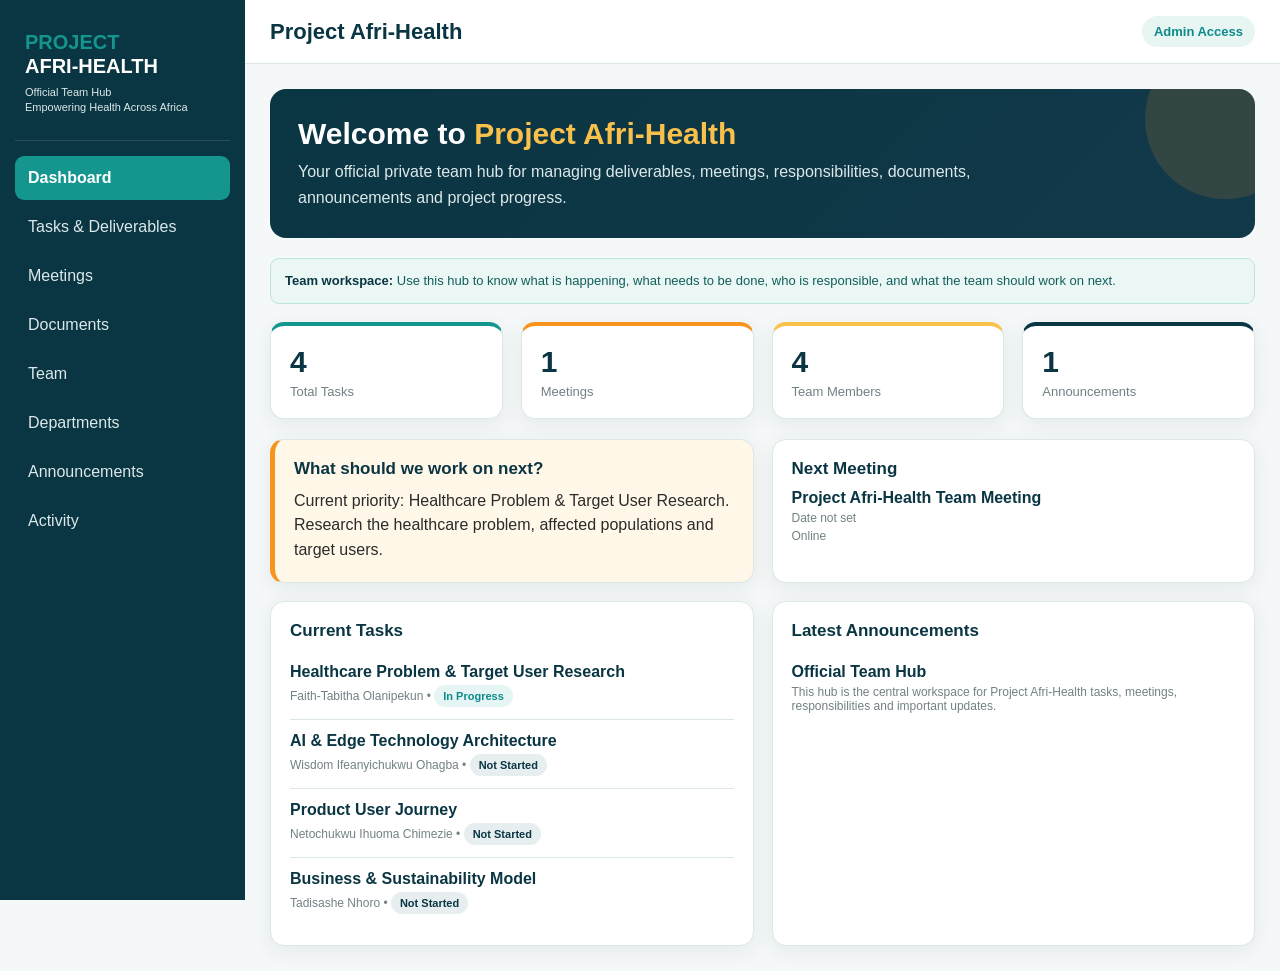
<file: index.html>
<!DOCTYPE html>
<html lang="en">
<head>
<meta charset="UTF-8">
<meta name="viewport" content="width=device-width, initial-scale=1.0">
<title>Project Afri-Health | Official Team Hub</title>

<style>
:root{
  --teal:#14968F;
  --teal-dark:#0E8A8C;
  --navy:#0A3542;
  --navy-light:#12394A;
  --orange:#F7941D;
  --gold:#F9C14B;
  --grey:#2B2B2B;
  --light:#F5F8F8;
  --white:#FFFFFF;
  --border:#DCE7E7;
  --danger:#D64545;
  --success:#218739;
  --shadow:0 5px 20px rgba(10,53,66,.08);
}

*{
  box-sizing:border-box;
  margin:0;
  padding:0;
}

body{
  font-family:Arial,Helvetica,sans-serif;
  background:var(--light);
  color:var(--grey);
  min-height:100vh;
}

button,
input,
select,
textarea{
  font:inherit;
}

button{
  cursor:pointer;
}

/* SIDEBAR */

.sidebar{
  position:fixed;
  left:0;
  top:0;
  width:245px;
  height:100vh;
  background:var(--navy);
  color:white;
  padding:22px 15px;
  overflow-y:auto;
  z-index:1000;
}

.brand{
  padding:8px 10px 24px;
  border-bottom:1px solid rgba(255,255,255,.12);
  margin-bottom:15px;
}

.brand-title{
  font-size:20px;
  font-weight:800;
  color:white;
  line-height:1.2;
}

.brand-title span{
  color:var(--teal);
}

.brand-subtitle{
  color:#dce9ea;
  font-size:11px;
  margin-top:7px;
  line-height:1.4;
}

.nav-btn{
  width:100%;
  border:0;
  background:transparent;
  color:#dce9ea;
  text-align:left;
  padding:13px 13px;
  border-radius:9px;
  margin-bottom:5px;
  transition:.2s;
}

.nav-btn:hover{
  background:rgba(20,150,143,.18);
  color:white;
}

.nav-btn.active{
  background:var(--teal);
  color:white;
  font-weight:700;
}

.mobile-close{
  display:none;
}

/* MAIN */

.main{
  margin-left:245px;
  min-height:100vh;
}

.topbar{
  background:white;
  border-bottom:1px solid var(--border);
  padding:16px 25px;
  display:flex;
  align-items:center;
  justify-content:space-between;
  gap:15px;
  position:sticky;
  top:0;
  z-index:500;
}

.topbar-title{
  color:var(--navy);
  font-size:22px;
  font-weight:800;
}

.menu-btn{
  display:none;
  border:0;
  background:var(--navy);
  color:white;
  border-radius:8px;
  padding:8px 11px;
}

.user-badge{
  background:#E7F5F3;
  color:var(--teal-dark);
  padding:8px 12px;
  border-radius:30px;
  font-size:13px;
  font-weight:700;
}

.content{
  padding:25px;
  max-width:1500px;
  margin:auto;
}

/* SECTIONS */

.section{
  display:none;
}

.section.active{
  display:block;
}

.section-header{
  display:flex;
  justify-content:space-between;
  align-items:center;
  gap:15px;
  margin-bottom:20px;
  flex-wrap:wrap;
}

.section-title{
  color:var(--navy);
  font-size:25px;
  font-weight:800;
}

.section-description{
  color:#65777b;
  margin-top:5px;
  font-size:14px;
}

/* BUTTONS */

.btn{
  border:0;
  border-radius:8px;
  padding:10px 15px;
  font-weight:700;
  transition:.2s;
}

.btn-primary{
  background:var(--teal);
  color:white;
}

.btn-primary:hover{
  background:var(--teal-dark);
}

.btn-orange{
  background:var(--orange);
  color:white;
}

.btn-orange:hover{
  background:#dd8010;
}

.btn-gold{
  background:var(--gold);
  color:var(--navy);
}

.btn-danger{
  background:#FBEAEA;
  color:var(--danger);
}

.btn-small{
  padding:7px 10px;
  font-size:12px;
}

/* CARDS */

.grid{
  display:grid;
  gap:18px;
}

.grid-2{
  grid-template-columns:repeat(2,minmax(0,1fr));
}

.grid-3{
  grid-template-columns:repeat(3,minmax(0,1fr));
}

.grid-4{
  grid-template-columns:repeat(4,minmax(0,1fr));
}

.card{
  background:white;
  border:1px solid var(--border);
  border-radius:14px;
  padding:19px;
  box-shadow:var(--shadow);
}

.card-title{
  color:var(--navy);
  font-size:17px;
  font-weight:800;
  margin-bottom:10px;
}

.card p{
  line-height:1.55;
}

.stat{
  border-top:4px solid var(--teal);
}

.stat.orange{
  border-top-color:var(--orange);
}

.stat.gold{
  border-top-color:var(--gold);
}

.stat.navy{
  border-top-color:var(--navy);
}

.stat-number{
  font-size:30px;
  font-weight:900;
  color:var(--navy);
  margin-bottom:5px;
}

.stat-label{
  color:#718084;
  font-size:13px;
}

/* DASHBOARD */

.hero{
  background:linear-gradient(135deg,var(--navy),var(--navy-light));
  color:white;
  border-radius:16px;
  padding:28px;
  margin-bottom:20px;
  position:relative;
  overflow:hidden;
}

.hero:after{
  content:"";
  position:absolute;
  width:160px;
  height:160px;
  right:-50px;
  top:-50px;
  background:var(--orange);
  opacity:.14;
  border-radius:50%;
}

.hero h1{
  font-size:30px;
  margin-bottom:8px;
}

.hero h1 span{
  color:var(--gold);
}

.hero p{
  color:#dce9ea;
  max-width:750px;
  line-height:1.6;
}

.priority{
  background:#FFF8E9;
  border-left:5px solid var(--orange);
}

.priority strong{
  color:var(--navy);
}

.task-line{
  padding:12px 0;
  border-bottom:1px solid var(--border);
}

.task-line:last-child{
  border-bottom:0;
}

.task-line strong{
  color:var(--navy);
}

.task-meta{
  font-size:12px;
  color:#728185;
  margin-top:4px;
}

/* BADGES */

.badge{
  display:inline-block;
  padding:5px 9px;
  border-radius:20px;
  font-size:11px;
  font-weight:800;
}

.badge-teal{
  background:#E5F5F3;
  color:var(--teal-dark);
}

.badge-orange{
  background:#FFF0DD;
  color:#B96300;
}

.badge-gold{
  background:#FFF5D7;
  color:#8C6500;
}

.badge-green{
  background:#E7F5EA;
  color:var(--success);
}

.badge-red{
  background:#FBEAEA;
  color:var(--danger);
}

.badge-navy{
  background:#E7EEF0;
  color:var(--navy);
}

/* TABLE / LIST */

.item-list{
  display:grid;
  gap:12px;
}

.item{
  border:1px solid var(--border);
  border-radius:11px;
  padding:15px;
  background:white;
}

.item-header{
  display:flex;
  justify-content:space-between;
  gap:10px;
  align-items:flex-start;
}

.item-title{
  font-weight:800;
  color:var(--navy);
  font-size:16px;
}

.item-description{
  margin-top:8px;
  color:#53666a;
  line-height:1.5;
  font-size:14px;
}

.item-footer{
  margin-top:12px;
  display:flex;
  justify-content:space-between;
  align-items:center;
  gap:10px;
  flex-wrap:wrap;
}

.actions{
  display:flex;
  gap:7px;
  flex-wrap:wrap;
}

/* TEAM */

.member-card{
  text-align:center;
  position:relative;
}

.avatar{
  width:72px;
  height:72px;
  border-radius:50%;
  margin:0 auto 12px;
  background:var(--teal);
  color:white;
  display:flex;
  justify-content:center;
  align-items:center;
  font-size:24px;
  font-weight:900;
}

.member-name{
  color:var(--navy);
  font-weight:800;
  font-size:17px;
}

.member-dept{
  color:var(--teal-dark);
  font-size:12px;
  font-weight:700;
  margin-top:5px;
}

.member-role{
  color:#647579;
  font-size:13px;
  margin-top:8px;
  line-height:1.45;
}

/* DEPARTMENTS */

.department-card{
  border-left:5px solid var(--teal);
}

.department-card:nth-child(2){
  border-left-color:var(--orange);
}

.department-card:nth-child(3){
  border-left-color:var(--gold);
}

.department-card:nth-child(4){
  border-left-color:var(--navy);
}

.department-card h3{
  color:var(--navy);
  margin-bottom:9px;
}

.department-card ul{
  padding-left:19px;
}

.department-card li{
  margin-bottom:6px;
  color:#586b6f;
  line-height:1.4;
}

/* ACTIVITY */

.activity{
  display:flex;
  gap:12px;
  padding:12px 0;
  border-bottom:1px solid var(--border);
}

.activity:last-child{
  border-bottom:0;
}

.activity-dot{
  width:10px;
  height:10px;
  background:var(--teal);
  border-radius:50%;
  margin-top:5px;
  flex-shrink:0;
}

.activity-text{
  font-size:14px;
  line-height:1.45;
}

.activity-time{
  color:#87979a;
  font-size:11px;
  margin-top:3px;
}

/* MODAL */

.modal{
  display:none;
  position:fixed;
  inset:0;
  background:rgba(10,53,66,.55);
  z-index:3000;
  align-items:center;
  justify-content:center;
  padding:15px;
}

.modal.show{
  display:flex;
}

.modal-box{
  background:white;
  width:100%;
  max-width:600px;
  max-height:90vh;
  overflow-y:auto;
  border-radius:15px;
  padding:23px;
  box-shadow:0 20px 50px rgba(0,0,0,.2);
}

.modal-header{
  display:flex;
  justify-content:space-between;
  align-items:center;
  margin-bottom:18px;
}

.modal-header h2{
  color:var(--navy);
  font-size:21px;
}

.close{
  border:0;
  background:#EEF3F3;
  color:var(--navy);
  width:34px;
  height:34px;
  border-radius:50%;
  font-size:20px;
}

.form-group{
  margin-bottom:14px;
}

.form-group label{
  display:block;
  color:var(--navy);
  font-weight:700;
  font-size:13px;
  margin-bottom:6px;
}

.form-group input,
.form-group select,
.form-group textarea{
  width:100%;
  border:1px solid var(--border);
  border-radius:8px;
  padding:11px 12px;
  outline:none;
  background:white;
  color:var(--grey);
}

.form-group input:focus,
.form-group select:focus,
.form-group textarea:focus{
  border-color:var(--teal);
  box-shadow:0 0 0 3px rgba(20,150,143,.1);
}

.form-group textarea{
  min-height:100px;
  resize:vertical;
}

.form-actions{
  display:flex;
  justify-content:flex-end;
  gap:9px;
  margin-top:20px;
}

/* EMPTY */

.empty{
  text-align:center;
  padding:35px 15px;
  color:#7B8C90;
}

.empty strong{
  color:var(--navy);
  display:block;
  margin-bottom:5px;
}

/* NOTIFICATION */

.notice{
  background:#EAF7F5;
  border:1px solid #BCE3DF;
  color:#125E5A;
  padding:12px 14px;
  border-radius:9px;
  margin-bottom:18px;
  font-size:13px;
  line-height:1.5;
}

.notice strong{
  color:var(--navy);
}

/* MOBILE */

@media(max-width:900px){
  .sidebar{
    transform:translateX(-100%);
    transition:.25s;
    width:260px;
  }

  .sidebar.open{
    transform:translateX(0);
  }

  .mobile-close{
    display:block;
    position:absolute;
    right:15px;
    top:15px;
    border:0;
    background:transparent;
    color:white;
    font-size:22px;
  }

  .main{
    margin-left:0;
  }

  .menu-btn{
    display:block;
  }

  .grid-4{
    grid-template-columns:repeat(2,minmax(0,1fr));
  }
}

@media(max-width:650px){
  .content{
    padding:16px;
  }

  .topbar{
    padding:13px 15px;
  }

  .topbar-title{
    font-size:18px;
  }

  .user-badge{
    display:none;
  }

  .grid-2,
  .grid-3,
  .grid-4{
    grid-template-columns:1fr;
  }

  .hero{
    padding:22px;
  }

  .hero h1{
    font-size:24px;
  }

  .section-title{
    font-size:21px;
  }

  .section-header{
    align-items:flex-start;
  }

  .section-header .btn{
    width:100%;
  }

  .item-header{
    flex-direction:column;
  }
}
</style>
</head>

<body>

<!-- SIDEBAR -->
<aside class="sidebar" id="sidebar">

  <button class="mobile-close" onclick="closeSidebar()">×</button>

  <div class="brand">
    <div class="brand-title">
      <span>PROJECT</span><br>
      AFRI-HEALTH
    </div>

    <div class="brand-subtitle">
      Official Team Hub<br>
      Empowering Health Across Africa
    </div>
  </div>

  <button class="nav-btn active" onclick="showSection('dashboard',this)">
    Dashboard
  </button>

  <button class="nav-btn" onclick="showSection('tasks',this)">
    Tasks & Deliverables
  </button>

  <button class="nav-btn" onclick="showSection('meetings',this)">
    Meetings
  </button>

  <button class="nav-btn" onclick="showSection('documents',this)">
    Documents
  </button>

  <button class="nav-btn" onclick="showSection('team',this)">
    Team
  </button>

  <button class="nav-btn" onclick="showSection('departments',this)">
    Departments
  </button>

  <button class="nav-btn" onclick="showSection('announcements',this)">
    Announcements
  </button>

  <button class="nav-btn" onclick="showSection('activity',this)">
    Activity
  </button>

</aside>


<!-- MAIN -->
<main class="main">

  <header class="topbar">

    <div style="display:flex;align-items:center;gap:12px;">
      <button class="menu-btn" onclick="openSidebar()">☰</button>
      <div class="topbar-title" id="pageTitle">
        Project Afri-Health
      </div>
    </div>

    <div class="user-badge">
      Admin Access
    </div>

  </header>


  <div class="content">

    <!-- DASHBOARD -->
    <section id="dashboard" class="section active">

      <div class="hero">
        <h1>
          Welcome to <span>Project Afri-Health</span>
        </h1>

        <p>
          Your official private team hub for managing deliverables,
          meetings, responsibilities, documents, announcements and
          project progress.
        </p>
      </div>


      <div class="notice">
        <strong>Team workspace:</strong>
        Use this hub to know what is happening, what needs to be done,
        who is responsible, and what the team should work on next.
      </div>


      <div class="grid grid-4" style="margin-bottom:20px;">

        <div class="card stat">
          <div class="stat-number" id="statTasks">0</div>
          <div class="stat-label">Total Tasks</div>
        </div>

        <div class="card stat orange">
          <div class="stat-number" id="statMeetings">0</div>
          <div class="stat-label">Meetings</div>
        </div>

        <div class="card stat gold">
          <div class="stat-number" id="statMembers">0</div>
          <div class="stat-label">Team Members</div>
        </div>

        <div class="card stat navy">
          <div class="stat-number" id="statAnnouncements">0</div>
          <div class="stat-label">Announcements</div>
        </div>

      </div>


      <div class="grid grid-2">

        <div class="card priority">
          <div class="card-title">
            What should we work on next?
          </div>

          <p id="nextPriority">
            Complete the team's immediate research, product,
            technology and business responsibilities.
          </p>
        </div>


        <div class="card">

          <div class="card-title">
            Next Meeting
          </div>

          <div id="nextMeeting">
            No meeting scheduled yet.
          </div>

        </div>

      </div>


      <div class="grid grid-2" style="margin-top:18px;">

        <div class="card">

          <div class="card-title">
            Current Tasks
          </div>

          <div id="dashboardTasks"></div>

        </div>


        <div class="card">

          <div class="card-title">
            Latest Announcements
          </div>

          <div id="dashboardAnnouncements"></div>

        </div>

      </div>

    </section>


    <!-- TASKS -->
    <section id="tasks" class="section">

      <div class="section-header">

        <div>
          <div class="section-title">
            Tasks & Deliverables
          </div>

          <div class="section-description">
            Assign, edit, track and manage project responsibilities.
          </div>
        </div>

        <button class="btn btn-primary" onclick="openTaskModal()">
          + Add Task
        </button>

      </div>

      <div id="tasksList" class="item-list"></div>

    </section>


    <!-- MEETINGS -->
    <section id="meetings" class="section">

      <div class="section-header">

        <div>
          <div class="section-title">
            Meetings
          </div>

          <div class="section-description">
            Keep meeting dates, times, agendas and action points together.
          </div>
        </div>

        <button class="btn btn-orange" onclick="openMeetingModal()">
          + Add Meeting
        </button>

      </div>

      <div id="meetingsList" class="item-list"></div>

    </section>


    <!-- DOCUMENTS -->
    <section id="documents" class="section">

      <div class="section-header">

        <div>
          <div class="section-title">
            Documents
          </div>

          <div class="section-description">
            Central space for project files and important deliverables.
          </div>
        </div>

      </div>

      <div class="grid grid-3">

        <div class="card">
          <div class="card-title">Governance</div>
          <p>Roles, responsibilities, decisions, equity and governance documents.</p>
        </div>

        <div class="card">
          <div class="card-title">Health & Research</div>
          <p>Research evidence, healthcare problem documents and validation work.</p>
        </div>

        <div class="card">
          <div class="card-title">AI & Technology</div>
          <p>Technical architecture, datasets, model documentation and testing.</p>
        </div>

        <div class="card">
          <div class="card-title">Product & UX</div>
          <p>User journeys, wireframes, prototypes and usability research.</p>
        </div>

        <div class="card">
          <div class="card-title">Business</div>
          <p>Business model, sustainability, partnerships, funding and pitch materials.</p>
        </div>

        <div class="card">
          <div class="card-title">Meetings</div>
          <p>Meeting agendas, minutes, decisions and action points.</p>
        </div>

      </div>

    </section>


    <!-- TEAM -->
    <section id="team" class="section">

      <div class="section-header">

        <div>
          <div class="section-title">
            Team
          </div>

          <div class="section-description">
            Everyone currently has admin-level editing access.
          </div>
        </div>

        <button class="btn btn-primary" onclick="openMemberModal()">
          + Add Member
        </button>

      </div>

      <div id="teamList" class="grid grid-4"></div>

    </section>


    <!-- DEPARTMENTS -->
    <section id="departments" class="section">

      <div class="section-header">

        <div>
          <div class="section-title">
            Departments
          </div>

          <div class="section-description">
            The four core areas of Project Afri-Health.
          </div>
        </div>

      </div>


      <div class="grid grid-2">

        <div class="card department-card">

          <h3>AI & Edge Technology</h3>

          <ul>
            <li>AI model development</li>
            <li>Edge / on-device technology</li>
            <li>Datasets and evaluation</li>
            <li>Accuracy and performance</li>
            <li>Technical integration</li>
            <li>Technical troubleshooting</li>
          </ul>

        </div>


        <div class="card department-card">

          <h3>Health & Research</h3>

          <ul>
            <li>Healthcare problem research</li>
            <li>Target population</li>
            <li>Health evidence</li>
            <li>AI health safety</li>
            <li>Ethics and cultural context</li>
            <li>User research and validation</li>
          </ul>

        </div>


        <div class="card department-card">

          <h3>Product & UX</h3>

          <ul>
            <li>Main product features</li>
            <li>User journeys</li>
            <li>Wireframes and interface</li>
            <li>Accessibility</li>
            <li>Usability testing</li>
            <li>Prototype and demo</li>
          </ul>

        </div>


        <div class="card department-card">

          <h3>Business, Presentation & Partnerships</h3>

          <ul>
            <li>Business and sustainability model</li>
            <li>Competitor research</li>
            <li>Partnerships</li>
            <li>Funding opportunities</li>
            <li>Pitch storyline</li>
            <li>Impact and future roadmap</li>
          </ul>

        </div>

      </div>

    </section>


    <!-- ANNOUNCEMENTS -->
    <section id="announcements" class="section">

      <div class="section-header">

        <div>
          <div class="section-title">
            Announcements
          </div>

          <div class="section-description">
            Important updates for the entire team.
          </div>
        </div>

        <button class="btn btn-gold" onclick="openAnnouncementModal()">
          + Add Announcement
        </button>

      </div>

      <div id="announcementsList" class="item-list"></div>

    </section>


    <!-- ACTIVITY -->
    <section id="activity" class="section">

      <div class="section-header">

        <div>
          <div class="section-title">
            Activity
          </div>

          <div class="section-description">
            Recent actions inside the team hub.
          </div>
        </div>

      </div>

      <div class="card">

        <div id="activityList"></div>

      </div>

    </section>

  </div>

</main>


<!-- TASK MODAL -->
<div class="modal" id="taskModal">

  <div class="modal-box">

    <div class="modal-header">
      <h2 id="taskModalTitle">Add Task</h2>
      <button class="close" onclick="closeModal('taskModal')">×</button>
    </div>

    <input type="hidden" id="taskId">

    <div class="form-group">
      <label>Task / Deliverable</label>
      <input id="taskTitle" placeholder="e.g. Healthcare Problem Brief">
    </div>

    <div class="form-group">
      <label>Description</label>
      <textarea id="taskDescription" placeholder="Describe what needs to be done..."></textarea>
    </div>

    <div class="form-group">
      <label>Department</label>
      <select id="taskDepartment">
        <option>Health & Research</option>
        <option>AI & Edge Technology</option>
        <option>Product & UX</option>
        <option>Business, Presentation & Partnerships</option>
      </select>
    </div>

    <div class="form-group">
      <label>Assigned To</label>
      <select id="taskOwner"></select>
    </div>

    <div class="form-group">
      <label>Deadline</label>
      <input type="date" id="taskDeadline">
    </div>

    <div class="form-group">
      <label>Status</label>
      <select id="taskStatus">
        <option>Not Started</option>
        <option>In Progress</option>
        <option>Completed</option>
        <option>Blocked</option>
      </select>
    </div>

    <div class="form-actions">
      <button class="btn" onclick="closeModal('taskModal')">
        Cancel
      </button>

      <button class="btn btn-primary" onclick="saveTask()">
        Save Task
      </button>
    </div>

  </div>

</div>


<!-- MEETING MODAL -->
<div class="modal" id="meetingModal">

  <div class="modal-box">

    <div class="modal-header">
      <h2 id="meetingModalTitle">Add Meeting</h2>
      <button class="close" onclick="closeModal('meetingModal')">×</button>
    </div>

    <input type="hidden" id="meetingId">

    <div class="form-group">
      <label>Meeting Title</label>
      <input id="meetingTitle" placeholder="e.g. Weekly Afri-Health Team Meeting">
    </div>

    <div class="form-group">
      <label>Date</label>
      <input type="date" id="meetingDate">
    </div>

    <div class="form-group">
      <label>Time</label>
      <input type="time" id="meetingTime">
    </div>

    <div class="form-group">
      <label>Meeting Link / Location</label>
      <input id="meetingLocation" placeholder="Google Meet / Zoom / WhatsApp / Physical">
    </div>

    <div class="form-group">
      <label>Agenda</label>
      <textarea id="meetingAgenda" placeholder="What will the team discuss?"></textarea>
    </div>

    <div class="form-group">
      <label>Action Points / Notes</label>
      <textarea id="meetingNotes" placeholder="Add outcomes and action points after the meeting..."></textarea>
    </div>

    <div class="form-actions">
      <button class="btn" onclick="closeModal('meetingModal')">
        Cancel
      </button>

      <button class="btn btn-orange" onclick="saveMeeting()">
        Save Meeting
      </button>
    </div>

  </div>

</div>


<!-- MEMBER MODAL -->
<div class="modal" id="memberModal">

  <div class="modal-box">

    <div class="modal-header">
      <h2 id="memberModalTitle">Add Member</h2>
      <button class="close" onclick="closeModal('memberModal')">×</button>
    </div>

    <input type="hidden" id="memberId">

    <div class="form-group">
      <label>Full Name</label>
      <input id="memberName" placeholder="Full name">
    </div>

    <div class="form-group">
      <label>Department</label>
      <select id="memberDepartment">
        <option>Health & Research</option>
        <option>AI & Edge Technology</option>
        <option>Product & UX</option>
        <option>Business, Presentation & Partnerships</option>
      </select>
    </div>

    <div class="form-group">
      <label>Role / Main Responsibility</label>
      <input id="memberRole" placeholder="e.g. Health Research Lead">
    </div>

    <div class="form-group">
      <label>Skills / Notes</label>
      <textarea id="memberSkills" placeholder="Skills, responsibilities or additional information..."></textarea>
    </div>

    <div class="form-actions">
      <button class="btn" onclick="closeModal('memberModal')">
        Cancel
      </button>

      <button class="btn btn-primary" onclick="saveMember()">
        Save Member
      </button>
    </div>

  </div>

</div>


<!-- ANNOUNCEMENT MODAL -->
<div class="modal" id="announcementModal">

  <div class="modal-box">

    <div class="modal-header">
      <h2 id="announcementModalTitle">Add Announcement</h2>
      <button class="close" onclick="closeModal('announcementModal')">×</button>
    </div>

    <input type="hidden" id="announcementId">

    <div class="form-group">
      <label>Announcement Title</label>
      <input id="announcementTitle" placeholder="Important team update">
    </div>

    <div class="form-group">
      <label>Message</label>
      <textarea id="announcementMessage" placeholder="Write the announcement..."></textarea>
    </div>

    <div class="form-actions">
      <button class="btn" onclick="closeModal('announcementModal')">
        Cancel
      </button>

      <button class="btn btn-gold" onclick="saveAnnouncement()">
        Save Announcement
      </button>
    </div>

  </div>

</div>


<script>

/* =========================
   DATA
========================= */

const STORAGE_KEY = "afriHealthHubData";

const defaultData = {

  tasks:[
    {
      id:"t1",
      title:"Healthcare Problem & Target User Research",
      description:"Research the healthcare problem, affected populations and target users.",
      department:"Health & Research",
      owner:"Faith-Tabitha Olanipekun",
      deadline:"",
      status:"In Progress"
    },

    {
      id:"t2",
      title:"AI & Edge Technology Architecture",
      description:"Define the technical architecture, AI approach and Edge AI requirements.",
      department:"AI & Edge Technology",
      owner:"Wisdom Ifeanyichukwu Ohagba",
      deadline:"",
      status:"Not Started"
    },

    {
      id:"t3",
      title:"Product User Journey",
      description:"Map the core user journey and identify the most important product features.",
      department:"Product & UX",
      owner:"Netochukwu Ihuoma Chimezie",
      deadline:"",
      status:"Not Started"
    },

    {
      id:"t4",
      title:"Business & Sustainability Model",
      description:"Develop the value proposition, sustainability model, partnerships and scale plan.",
      department:"Business, Presentation & Partnerships",
      owner:"Tadisashe Nhoro",
      deadline:"",
      status:"Not Started"
    }
  ],

  meetings:[
    {
      id:"m1",
      title:"Project Afri-Health Team Meeting",
      date:"",
      time:"",
      location:"Online",
      agenda:"Review progress, blockers, responsibilities and next deliverables.",
      notes:""
    }
  ],

  members:[
    {
      id:"u1",
      name:"Faith-Tabitha Olanipekun",
      department:"Health & Research",
      role:"Health & Research Lead",
      skills:"Healthcare research, medical laboratory science, user research, health safety and ethics."
    },

    {
      id:"u2",
      name:"Tadisashe Nhoro",
      department:"Business, Presentation & Partnerships",
      role:"Business & Partnerships Lead",
      skills:"Business model, sustainability, partnerships, funding and presentations."
    },

    {
      id:"u3",
      name:"Netochukwu Ihuoma Chimezie",
      department:"Product & UX",
      role:"Product & UX Lead",
      skills:"Product features, user journeys, interface design, usability and prototyping."
    },

    {
      id:"u4",
      name:"Wisdom Ifeanyichukwu Ohagba",
      department:"AI & Edge Technology",
      role:"AI & Edge Technology Lead",
      skills:"AI models, datasets, Edge AI, on-device inference and technical architecture."
    }
  ],

  announcements:[
    {
      id:"a1",
      title:"Official Team Hub",
      message:"This hub is the central workspace for Project Afri-Health tasks, meetings, responsibilities and important updates."
    }
  ],

  activity:[
    {
      text:"Project Afri-Health Team Hub created.",
      time:"Today"
    }
  ]

};


/* =========================
   LOAD / SAVE
========================= */

let data = JSON.parse(localStorage.getItem(STORAGE_KEY));

if(!data){
  data = JSON.parse(JSON.stringify(defaultData));
  saveData();
}

function saveData(){
  localStorage.setItem(STORAGE_KEY, JSON.stringify(data));
}


/* =========================
   NAVIGATION
========================= */

const titles = {
  dashboard:"Project Afri-Health",
  tasks:"Tasks & Deliverables",
  meetings:"Meetings",
  documents:"Documents",
  team:"Team",
  departments:"Departments",
  announcements:"Announcements",
  activity:"Activity"
};

function showSection(id,button){

  document.querySelectorAll(".section").forEach(section=>{
    section.classList.remove("active");
  });

  document.getElementById(id).classList.add("active");

  document.querySelectorAll(".nav-btn").forEach(btn=>{
    btn.classList.remove("active");
  });

  if(button){
    button.classList.add("active");
  }

  document.getElementById("pageTitle").textContent=titles[id] || "Project Afri-Health";

  closeSidebar();

  renderAll();
}


/* =========================
   SIDEBAR
========================= */

function openSidebar(){
  document.getElementById("sidebar").classList.add("open");
}

function closeSidebar(){
  document.getElementById("sidebar").classList.remove("open");
}


/* =========================
   MODAL
========================= */

function openModal(id){
  document.getElementById(id).classList.add("show");
}

function closeModal(id){
  document.getElementById(id).classList.remove("show");
}

window.addEventListener("click",function(e){

  if(e.target.classList.contains("modal")){
    e.target.classList.remove("show");
  }

});


/* =========================
   HELPERS
========================= */

function escapeHTML(value){

  return String(value || "")
    .replace(/&/g,"&amp;")
    .replace(/</g,"&lt;")
    .replace(/>/g,"&gt;")
    .replace(/"/g,"&quot;")
    .replace(/'/g,"&#039;");

}

function getInitials(name){

  return String(name || "")
    .split(" ")
    .filter(Boolean)
    .slice(0,2)
    .map(x=>x[0])
    .join("")
    .toUpperCase();

}

function statusBadge(status){

  let cls="badge-navy";

  if(status==="Completed") cls="badge-green";
  if(status==="In Progress") cls="badge-teal";
  if(status==="Blocked") cls="badge-red";
  if(status==="Not Started") cls="badge-navy";

  return `<span class="badge ${cls}">${escapeHTML(status)}</span>`;

}

function departmentBadge(department){

  let cls="badge-teal";

  if(department==="AI & Edge Technology") cls="badge-orange";
  if(department==="Product & UX") cls="badge-gold";
  if(department==="Business, Presentation & Partnerships") cls="badge-navy";

  return `<span class="badge ${cls}">${escapeHTML(department)}</span>`;

}

function addActivity(message){

  data.activity.unshift({
    text:message,
    time:new Date().toLocaleString()
  });

  data.activity=data.activity.slice(0,30);

  saveData();

}


/* =========================
   DASHBOARD
========================= */

function renderDashboard(){

  document.getElementById("statTasks").textContent=data.tasks.length;
  document.getElementById("statMeetings").textContent=data.meetings.length;
  document.getElementById("statMembers").textContent=data.members.length;
  document.getElementById("statAnnouncements").textContent=data.announcements.length;


  const incomplete=data.tasks.filter(t=>t.status!=="Completed");

  let priorityText=
    "Review the team's responsibilities and continue working toward the next project milestone.";

  if(incomplete.length){

    const first=incomplete[0];

    priorityText=
      `Current priority: ${first.title}. ${first.description || ""}`;

  }

  document.getElementById("nextPriority").textContent=priorityText;


  const nextMeeting=document.getElementById("nextMeeting");

  if(data.meetings.length===0){

    nextMeeting.innerHTML=
      `<div class="empty">No meeting scheduled yet.</div>`;

  }else{

    const meeting=data.meetings[0];

    nextMeeting.innerHTML=`

      <strong style="color:var(--navy);">
        ${escapeHTML(meeting.title)}
      </strong>

      <div class="task-meta">
        ${escapeHTML(meeting.date || "Date not set")}
        ${meeting.time ? " • "+escapeHTML(meeting.time) : ""}
      </div>

      <div class="task-meta">
        ${escapeHTML(meeting.location || "Location not set")}
      </div>

    `;

  }


  const taskBox=document.getElementById("dashboardTasks");

  if(!data.tasks.length){

    taskBox.innerHTML=
      `<div class="empty">No tasks yet.</div>`;

  }else{

    taskBox.innerHTML=data.tasks.slice(0,5).map(task=>`

      <div class="task-line">

        <strong>${escapeHTML(task.title)}</strong>

        <div class="task-meta">

          ${escapeHTML(task.owner || "Unassigned")}
          •
          ${statusBadge(task.status)}

        </div>

      </div>

    `).join("");

  }


  const announcementBox=document.getElementById("dashboardAnnouncements");

  if(!data.announcements.length){

    announcementBox.innerHTML=
      `<div class="empty">No announcements yet.</div>`;

  }else{

    announcementBox.innerHTML=data.announcements.slice(0,4).map(a=>`

      <div class="task-line">

        <strong>${escapeHTML(a.title)}</strong>

        <div class="task-meta">
          ${escapeHTML(a.message)}
        </div>

      </div>

    `).join("");

  }

}


/* =========================
   TASKS
========================= */

function renderTasks(){

  const box=document.getElementById("tasksList");

  if(!data.tasks.length){

    box.innerHTML=`

      <div class="card empty">

        <strong>No tasks yet</strong>

        Click "Add Task" to create the first project task.

      </div>

    `;

    return;
  }


  box.innerHTML=data.tasks.map(task=>`

    <div class="item">

      <div class="item-header">

        <div>

          <div class="item-title">
            ${escapeHTML(task.title)}
          </div>

          <div style="margin-top:7px;">
            ${departmentBadge(task.department)}
            ${statusBadge(task.status)}
          </div>

        </div>

        <div class="actions">

          <button
            class="btn btn-small btn-primary"
            onclick="editTask('${task.id}')">
            Edit
          </button>

          <button
            class="btn btn-small btn-danger"
            onclick="deleteTask('${task.id}')">
            Delete
          </button>

        </div>

      </div>


      <div class="item-description">
        ${escapeHTML(task.description)}
      </div>


      <div class="item-footer">

        <div>
          <strong style="color:var(--navy);font-size:13px;">
            Assigned:
          </strong>

          <span style="font-size:13px;">
            ${escapeHTML(task.owner || "Unassigned")}
          </span>
        </div>


        <div style="font-size:12px;color:#728185;">

          Deadline:
          ${escapeHTML(task.deadline || "Not set")}

        </div>

      </div>

    </div>

  `).join("");

}


function openTaskModal(id=null){

  document.getElementById("taskModalTitle").textContent=
    id ? "Edit Task" : "Add Task";

  document.getElementById("taskId").value=id || "";

  document.getElementById("taskOwner").innerHTML=
    `<option value="">Unassigned</option>`+
    data.members.map(m=>
      `<option value="${escapeHTML(m.name)}">${escapeHTML(m.name)}</option>`
    ).join("");


  if(id){

    const task=data.tasks.find(t=>t.id===id);

    if(task){

      document.getElementById("taskTitle").value=task.title;
      document.getElementById("taskDescription").value=task.description;
      document.getElementById("taskDepartment").value=task.department;
      document.getElementById("taskOwner").value=task.owner;
      document.getElementById("taskDeadline").value=task.deadline;
      document.getElementById("taskStatus").value=task.status;

    }

  }else{

    document.getElementById("taskTitle").value="";
    document.getElementById("taskDescription").value="";
    document.getElementById("taskDepartment").value="Health & Research";
    document.getElementById("taskOwner").value="";
    document.getElementById("taskDeadline").value="";
    document.getElementById("taskStatus").value="Not Started";

  }

  openModal("taskModal");

}


function saveTask(){

  const id=document.getElementById("taskId").value;

  const task={
    id:id || "t"+Date.now(),
    title:document.getElementById("taskTitle").value.trim(),
    description:document.getElementById("taskDescription").value.trim(),
    department:document.getElementById("taskDepartment").value,
    owner:document.getElementById("taskOwner").value,
    deadline:document.getElementById("taskDeadline").value,
    status:document.getElementById("taskStatus").value
  };


  if(!task.title){

    alert("Please enter a task title.");

    return;

  }


  if(id){

    const index=data.tasks.findIndex(t=>t.id===id);

    if(index!==-1){

      data.tasks[index]=task;

      addActivity(`Task "${task.title}" was updated.`);

    }

  }else{

    data.tasks.push(task);

    addActivity(`Task "${task.title}" was created.`);

  }


  saveData();

  closeModal("taskModal");

  renderAll();

}


function editTask(id){

  openTaskModal(id);

}


function deleteTask(id){

  const task=data.tasks.find(t=>t.id===id);

  if(!task) return;

  if(!confirm(`Delete "${task.title}"?`)) return;

  data.tasks=data.tasks.filter(t=>t.id!==id);

  addActivity(`Task "${task.title}" was deleted.`);

  saveData();

  renderAll();

}


/* =========================
   MEETINGS
========================= */

function renderMeetings(){

  const box=document.getElementById("meetingsList");

  if(!data.meetings.length){

    box.innerHTML=`

      <div class="card empty">

        <strong>No meetings yet</strong>

        Add the next team meeting.

      </div>

    `;

    return;

  }


  box.innerHTML=data.meetings.map(meeting=>`

    <div class="item">

      <div class="item-header">

        <div>

          <div class="item-title">
            ${escapeHTML(meeting.title)}
          </div>

          <div style="margin-top:7px;">

            <span class="badge badge-orange">
              ${escapeHTML(meeting.date || "Date not set")}
            </span>

            ${
              meeting.time
              ? `<span class="badge badge-teal">${escapeHTML(meeting.time)}</span>`
              :""
            }

          </div>

        </div>


        <div class="actions">

          <button
            class="btn btn-small btn-primary"
            onclick="editMeeting('${meeting.id}')">
            Edit
          </button>

          <button
            class="btn btn-small btn-danger"
            onclick="deleteMeeting('${meeting.id}')">
            Delete
          </button>

        </div>

      </div>


      <div class="item-description">

        <strong style="color:var(--navy);">
          Location:
        </strong>

        ${escapeHTML(meeting.location || "Not specified")}

        <br><br>

        <strong style="color:var(--navy);">
          Agenda:
        </strong>

        ${escapeHTML(meeting.agenda || "No agenda added.")}

        <br><br>

        <strong style="color:var(--navy);">
          Action Points / Notes:
        </strong>

        ${escapeHTML(meeting.notes || "No notes added yet.")}

      </div>

    </div>

  `).join("");

}


function openMeetingModal(id=null){

  document.getElementById("meetingModalTitle").textContent=
    id ? "Edit Meeting" : "Add Meeting";

  document.getElementById("meetingId").value=id || "";


  if(id){

    const meeting=data.meetings.find(m=>m.id===id);

    if(meeting){

      document.getElementById("meetingTitle").value=meeting.title;
      document.getElementById("meetingDate").value=meeting.date;
      document.getElementById("meetingTime").value=meeting.time;
      document.getElementById("meetingLocation").value=meeting.location;
      document.getElementById("meetingAgenda").value=meeting.agenda;
      document.getElementById("meetingNotes").value=meeting.notes;

    }

  }else{

    document.getElementById("meetingTitle").value="";
    document.getElementById("meetingDate").value="";
    document.getElementById("meetingTime").value="";
    document.getElementById("meetingLocation").value="Online";
    document.getElementById("meetingAgenda").value="";
    document.getElementById("meetingNotes").value="";

  }

  openModal("meetingModal");

}


function saveMeeting(){

  const id=document.getElementById("meetingId").value;

  const meeting={
    id:id || "m"+Date.now(),
    title:document.getElementById("meetingTitle").value.trim(),
    date:document.getElementById("meetingDate").value,
    time:document.getElementById("meetingTime").value,
    location:document.getElementById("meetingLocation").value.trim(),
    agenda:document.getElementById("meetingAgenda").value.trim(),
    notes:document.getElementById("meetingNotes").value.trim()
  };


  if(!meeting.title){

    alert("Please enter a meeting title.");

    return;

  }


  if(id){

    const index=data.meetings.findIndex(m=>m.id===id);

    if(index!==-1){

      data.meetings[index]=meeting;

      addActivity(`Meeting "${meeting.title}" was updated.`);

    }

  }else{

    data.meetings.push(meeting);

    addActivity(`Meeting "${meeting.title}" was created.`);

  }


  saveData();

  closeModal("meetingModal");

  renderAll();

}


function editMeeting(id){

  openMeetingModal(id);

}


function deleteMeeting(id){

  const meeting=data.meetings.find(m=>m.id===id);

  if(!meeting) return;

  if(!confirm(`Delete "${meeting.title}"?`)) return;

  data.meetings=data.meetings.filter(m=>m.id!==id);

  addActivity(`Meeting "${meeting.title}" was deleted.`);

  saveData();

  renderAll();

}


/* =========================
   TEAM
========================= */

function renderTeam(){

  const box=document.getElementById("teamList");

  if(!data.members.length){

    box.innerHTML=`

      <div class="card empty">

        <strong>No team members yet</strong>

        Add the team members.

      </div>

    `;

    return;

  }


  box.innerHTML=data.members.map(member=>`

    <div class="card member-card">

      <div class="avatar">
        ${getInitials(member.name)}
      </div>

      <div class="member-name">
        ${escapeHTML(member.name)}
      </div>

      <div class="member-dept">
        ${escapeHTML(member.department)}
      </div>

      <div class="member-role">
        <strong style="color:var(--navy);">
          ${escapeHTML(member.role)}
        </strong>

        <br><br>

        ${escapeHTML(member.skills)}
      </div>


      <div class="actions" style="justify-content:center;margin-top:15px;">

        <button
          class="btn btn-small btn-primary"
          onclick="editMember('${member.id}')">
          Edit
        </button>

        <button
          class="btn btn-small btn-danger"
          onclick="deleteMember('${member.id}')">
          Delete
        </button>

      </div>

    </div>

  `).join("");

}


function openMemberModal(id=null){

  document.getElementById("memberModalTitle").textContent=
    id ? "Edit Member" : "Add Member";

  document.getElementById("memberId").value=id || "";


  if(id){

    const member=data.members.find(m=>m.id===id);

    if(member){

      document.getElementById("memberName").value=member.name;
      document.getElementById("memberDepartment").value=member.department;
      document.getElementById("memberRole").value=member.role;
      document.getElementById("memberSkills").value=member.skills;

    }

  }else{

    document.getElementById("memberName").value="";
    document.getElementById("memberDepartment").value="Health & Research";
    document.getElementById("memberRole").value="";
    document.getElementById("memberSkills").value="";

  }

  openModal("memberModal");

}


function saveMember(){

  const id=document.getElementById("memberId").value;

  const member={
    id:id || "u"+Date.now(),
    name:document.getElementById("memberName").value.trim(),
    department:document.getElementById("memberDepartment").value,
    role:document.getElementById("memberRole").value.trim(),
    skills:document.getElementById("memberSkills").value.trim()
  };


  if(!member.name){

    alert("Please enter the member's name.");

    return;

  }


  if(id){

    const index=data.members.findIndex(m=>m.id===id);

    if(index!==-1){

      data.members[index]=member;

      addActivity(`Team member "${member.name}" was updated.`);

    }

  }else{

    data.members.push(member);

    addActivity(`Team member "${member.name}" was added.`);

  }


  saveData();

  closeModal("memberModal");

  renderAll();

}


function editMember(id){

  openMemberModal(id);

}


function deleteMember(id){

  const member=data.members.find(m=>m.id===id);

  if(!member) return;

  if(!confirm(`Remove "${member.name}" from the team?`)) return;

  data.members=data.members.filter(m=>m.id!==id);

  addActivity(`Team member "${member.name}" was removed.`);

  saveData();

  renderAll();

}


/* =========================
   ANNOUNCEMENTS
========================= */

function renderAnnouncements(){

  const box=document.getElementById("announcementsList");

  if(!data.announcements.length){

    box.innerHTML=`

      <div class="card empty">

        <strong>No announcements</strong>

        Add an announcement when the team needs to know something important.

      </div>

    `;

    return;

  }


  box.innerHTML=data.announcements.map(a=>`

    <div class="item">

      <div class="item-header">

        <div>

          <div class="item-title">
            ${escapeHTML(a.title)}
          </div>

          <div style="margin-top:7px;">
            <span class="badge badge-gold">
              Team Update
            </span>
          </div>

        </div>


        <div class="actions">

          <button
            class="btn btn-small btn-primary"
            onclick="editAnnouncement('${a.id}')">
            Edit
          </button>

          <button
            class="btn btn-small btn-danger"
            onclick="deleteAnnouncement('${a.id}')">
            Delete
          </button>

        </div>

      </div>


      <div class="item-description">
        ${escapeHTML(a.message)}
      </div>

    </div>

  `).join("");

}


function openAnnouncementModal(id=null){

  document.getElementById("announcementModalTitle").textContent=
    id ? "Edit Announcement" : "Add Announcement";

  document.getElementById("announcementId").value=id || "";


  if(id){

    const a=data.announcements.find(x=>x.id===id);

    if(a){

      document.getElementById("announcementTitle").value=a.title;
      document.getElementById("announcementMessage").value=a.message;

    }

  }else{

    document.getElementById("announcementTitle").value="";
    document.getElementById("announcementMessage").value="";

  }

  openModal("announcementModal");

}


function saveAnnouncement(){

  const id=document.getElementById("announcementId").value;

  const announcement={
    id:id || "a"+Date.now(),
    title:document.getElementById("announcementTitle").value.trim(),
    message:document.getElementById("announcementMessage").value.trim()
  };


  if(!announcement.title){

    alert("Please enter an announcement title.");

    return;

  }


  if(id){

    const index=data.announcements.findIndex(a=>a.id===id);

    if(index!==-1){

      data.announcements[index]=announcement;

      addActivity(`Announcement "${announcement.title}" was updated.`);

    }

  }else{

    data.announcements.unshift(announcement);

    addActivity(`Announcement "${announcement.title}" was posted.`);

  }


  saveData();

  closeModal("announcementModal");

  renderAll();

}


function editAnnouncement(id){

  openAnnouncementModal(id);

}


function deleteAnnouncement(id){

  const announcement=data.announcements.find(a=>a.id===id);

  if(!announcement) return;

  if(!confirm(`Delete "${announcement.title}"?`)) return;

  data.announcements=
    data.announcements.filter(a=>a.id!==id);

  addActivity(`Announcement "${announcement.title}" was deleted.`);

  saveData();

  renderAll();

}


/* =========================
   ACTIVITY
========================= */

function renderActivity(){

  const box=document.getElementById("activityList");

  if(!data.activity.length){

    box.innerHTML=
      `<div class="empty">No activity yet.</div>`;

    return;

  }


  box.innerHTML=data.activity.map(item=>`

    <div class="activity">

      <div class="activity-dot"></div>

      <div>

        <div class="activity-text">
          ${escapeHTML(item.text)}
        </div>

        <div class="activity-time">
          ${escapeHTML(item.time)}
        </div>

      </div>

    </div>

  `).join("");

}


/* =========================
   RENDER EVERYTHING
========================= */

function renderAll(){

  renderDashboard();
  renderTasks();
  renderMeetings();
  renderTeam();
  renderAnnouncements();
  renderActivity();

}


/* =========================
   START
========================= */

renderAll();

</script>

</body>
</html>
</file>
